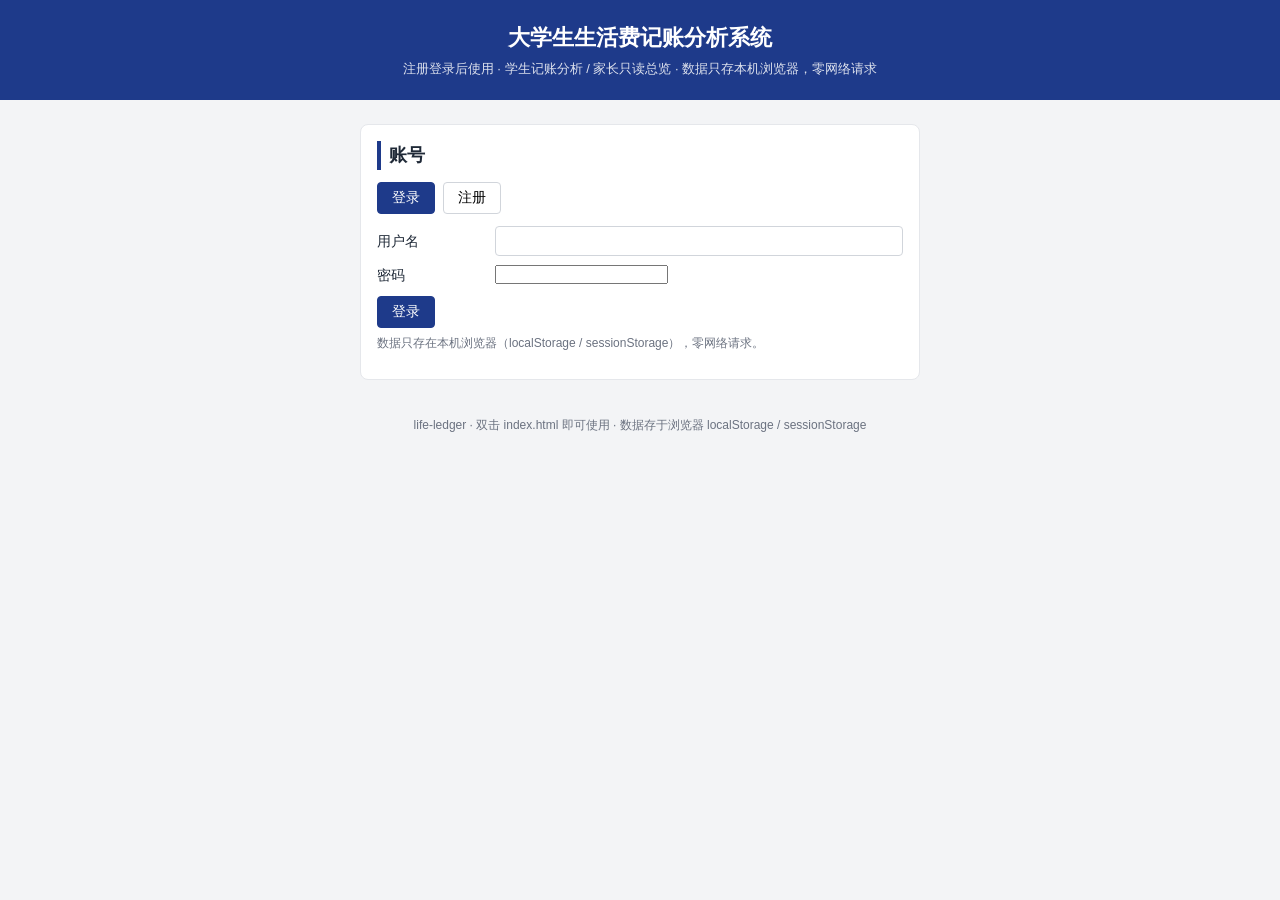
<file: index.html>
<!DOCTYPE html>
<html lang="zh-CN">
<head>
  <meta charset="UTF-8" />
  <meta name="viewport" content="width=device-width, initial-scale=1.0" />
  <title>大学生生活费记账分析系统</title>
  <link rel="stylesheet" href="css/style.css" />
</head>
<body>
  <header class="site-header">
    <h1>大学生生活费记账分析系统</h1>
    <p class="site-sub">注册登录后使用 · 学生记账分析 / 家长只读总览 · 数据只存本机浏览器，零网络请求</p>
  </header>

  <!-- 主容器：app.js 按登录态与角色整体渲染（登录注册 / 学生界面 / 家长引导页 / 家长只读视图）。
       家长视图通过"不渲染"保证 DOM 中无任何写入口，而非 display:none 隐藏。 -->
  <main id="app-main"></main>

  <footer class="site-footer">
    <p>life-ledger · 双击 index.html 即可使用 · 数据存于浏览器 localStorage / sessionStorage</p>
  </footer>

  <!-- 经典 script 按依赖顺序引入（file:// 直开，禁止 ES modules）：
       Chart.js → stats（统计纯函数）→ store（唯一存储访问）→ speech（语音）
       → auth（注册登录/哈希/邀请码/迁移决策）→ recommend（智能推荐）
       → insights（AI 洞察，依赖 stats）→ app（渲染入口） -->
  <script src="lib/chart.js"></script>
  <script src="js/stats.js"></script>
  <script src="js/store.js"></script>
  <script src="js/speech.js"></script>
  <script src="js/auth.js"></script>
  <script src="js/recommend.js"></script>
  <script src="js/insights.js"></script>
  <script src="js/app.js"></script>
</body>
</html>
</file>
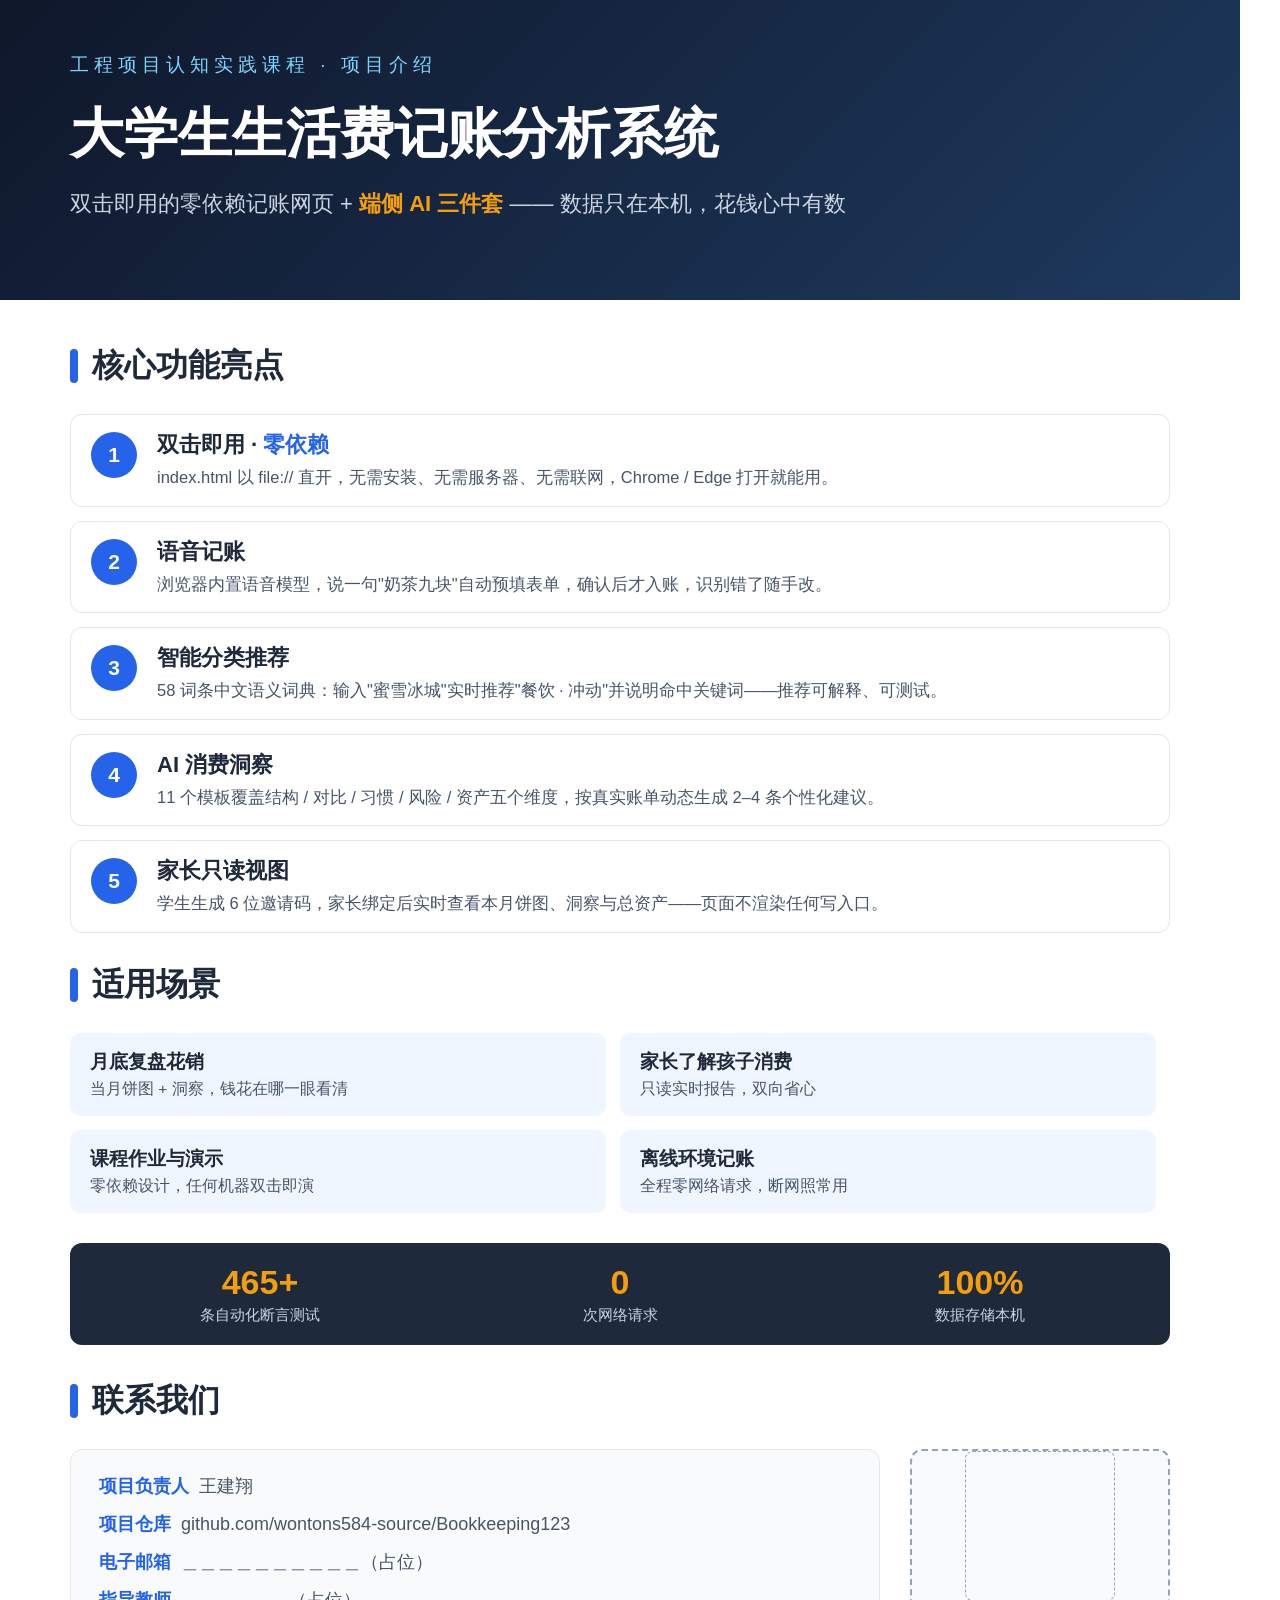
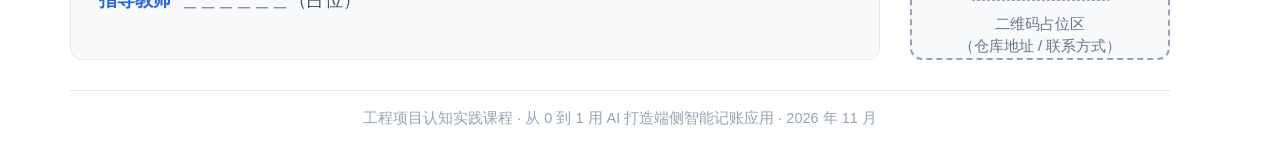
<file: docs/course-materials/项目海报.html>
<!DOCTYPE html>
<html lang="zh-CN">
<head>
<meta charset="UTF-8">
<title>大学生生活费记账分析系统 · 项目海报</title>
<style>
* { box-sizing: border-box; margin: 0; padding: 0; }
body { width: 1240px; height: 1754px; font-family: "Microsoft YaHei", sans-serif; background: #FFFFFF; color: #1E293B; overflow: hidden; }
.hero { width: 100%; height: 300px; background: linear-gradient(135deg, #0F172A 0%, #1E3A5F 100%); padding: 52px 70px; }
.hero .kicker { color: #7DD3FC; font-size: 19px; letter-spacing: 5px; margin-bottom: 20px; }
.hero h1 { color: #FFFFFF; font-size: 54px; font-weight: bold; margin-bottom: 18px; }
.hero .tagline { color: #CBD5E1; font-size: 22px; }
.hero .tagline b { color: #F59E0B; font-weight: bold; }
.wrap { padding: 44px 70px 0; }
.sec { display: flex; align-items: center; gap: 14px; margin-bottom: 26px; }
.sec .bar { width: 8px; height: 34px; background: #2563EB; border-radius: 4px; }
.sec h2 { font-size: 32px; font-weight: bold; color: #1E293B; }
.feat { display: flex; align-items: flex-start; gap: 20px; padding: 15px 20px; border: 1px solid #E5E7EB; border-radius: 12px; margin-bottom: 14px; background: #FFFFFF; }
.feat .num { min-width: 46px; height: 46px; background: #2563EB; color: #FFFFFF; border-radius: 50%; font-size: 21px; font-weight: bold; display: flex; align-items: center; justify-content: center; margin-top: 2px; }
.feat h3 { font-size: 22px; font-weight: bold; margin-bottom: 5px; }
.feat h3 span { color: #2563EB; }
.feat p { font-size: 16.5px; color: #475569; line-height: 1.55; }
.scene-grid { display: flex; flex-wrap: wrap; gap: 14px; }
.scene { width: 536px; background: #EFF6FF; border-radius: 10px; padding: 16px 20px; }
.scene b { font-size: 19px; color: #1E293B; display: block; margin-bottom: 4px; }
.scene span { font-size: 15.5px; color: #475569; }
.stats { display: flex; background: #1E293B; border-radius: 12px; margin: 30px 0 34px; padding: 20px 10px; }
.stat { flex: 1; text-align: center; color: #FFFFFF; }
.stat .v { font-size: 34px; font-weight: bold; color: #F59E0B; }
.stat .k { font-size: 15px; color: #CBD5E1; margin-top: 4px; }
.contact { display: flex; gap: 30px; }
.c-left { flex: 1; background: #F8FAFC; border: 1px solid #E5E7EB; border-radius: 12px; padding: 24px 28px; }
.c-left .row { font-size: 18px; color: #1E293B; margin-bottom: 14px; }
.c-left .row b { color: #2563EB; margin-right: 10px; }
.c-left .row span { color: #475569; }
.c-qr { width: 260px; border: 2px dashed #94A3B8; border-radius: 12px; display: flex; flex-direction: column; align-items: center; justify-content: center; background: #F8FAFC; }
.c-qr .box { width: 150px; height: 150px; border: 1.5px dashed #94A3B8; border-radius: 8px; margin-bottom: 12px; }
.c-qr p { font-size: 15px; color: #64748B; text-align: center; line-height: 1.5; }
.foot { margin-top: 30px; border-top: 1px solid #E5E7EB; padding-top: 18px; text-align: center; font-size: 14.5px; color: #94A3B8; }
</style>
</head>
<body>
<div class="hero">
  <div class="kicker">工程项目认知实践课程 · 项目介绍</div>
  <h1>大学生生活费记账分析系统</h1>
  <div class="tagline">双击即用的零依赖记账网页 + <b>端侧 AI 三件套</b> —— 数据只在本机，花钱心中有数</div>
</div>
<div class="wrap">
  <div class="sec"><div class="bar"></div><h2>核心功能亮点</h2></div>
  <div class="feat"><div class="num">1</div><div><h3>双击即用 · <span>零依赖</span></h3><p>index.html 以 file:// 直开，无需安装、无需服务器、无需联网，Chrome / Edge 打开就能用。</p></div></div>
  <div class="feat"><div class="num">2</div><div><h3>语音记账</h3><p>浏览器内置语音模型，说一句"奶茶九块"自动预填表单，确认后才入账，识别错了随手改。</p></div></div>
  <div class="feat"><div class="num">3</div><div><h3>智能分类推荐</h3><p>58 词条中文语义词典：输入"蜜雪冰城"实时推荐"餐饮 · 冲动"并说明命中关键词——推荐可解释、可测试。</p></div></div>
  <div class="feat"><div class="num">4</div><div><h3>AI 消费洞察</h3><p>11 个模板覆盖结构 / 对比 / 习惯 / 风险 / 资产五个维度，按真实账单动态生成 2–4 条个性化建议。</p></div></div>
  <div class="feat"><div class="num">5</div><div><h3>家长只读视图</h3><p>学生生成 6 位邀请码，家长绑定后实时查看本月饼图、洞察与总资产——页面不渲染任何写入口。</p></div></div>
  <div class="sec" style="margin-top:30px;"><div class="bar"></div><h2>适用场景</h2></div>
  <div class="scene-grid">
    <div class="scene"><b>月底复盘花销</b><span>当月饼图 + 洞察，钱花在哪一眼看清</span></div>
    <div class="scene"><b>家长了解孩子消费</b><span>只读实时报告，双向省心</span></div>
    <div class="scene"><b>课程作业与演示</b><span>零依赖设计，任何机器双击即演</span></div>
    <div class="scene"><b>离线环境记账</b><span>全程零网络请求，断网照常用</span></div>
  </div>
  <div class="stats">
    <div class="stat"><div class="v">465+</div><div class="k">条自动化断言测试</div></div>
    <div class="stat"><div class="v">0</div><div class="k">次网络请求</div></div>
    <div class="stat"><div class="v">100%</div><div class="k">数据存储本机</div></div>
  </div>
  <div class="sec"><div class="bar"></div><h2>联系我们</h2></div>
  <div class="contact">
    <div class="c-left">
      <div class="row"><b>项目负责人</b><span>王建翔</span></div>
      <div class="row"><b>项目仓库</b><span>github.com/wontons584-source/Bookkeeping123</span></div>
      <div class="row"><b>电子邮箱</b><span>＿＿＿＿＿＿＿＿＿＿（占位）</span></div>
      <div class="row"><b>指导教师</b><span>＿＿＿＿＿＿（占位）</span></div>
    </div>
    <div class="c-qr">
      <div class="box"></div>
      <p>二维码占位区<br>（仓库地址 / 联系方式）</p>
    </div>
  </div>
  <div class="foot">工程项目认知实践课程 · 从 0 到 1 用 AI 打造端侧智能记账应用 · 2026 年 11 月</div>
</div>
</body>
</html>
</file>
<file: css/style.css>
/* style.css —— 简洁清晰优先（十节取舍表：界面好看让位于能跑） */

* {
  box-sizing: border-box;
  margin: 0;
  padding: 0;
}

body {
  font-family: "Microsoft YaHei", "PingFang SC", Arial, sans-serif;
  background: #f3f4f6;
  color: #1f2937;
  line-height: 1.6;
}

.site-header {
  background: #1e3a8a;
  color: #fff;
  padding: 20px 16px;
  text-align: center;
}

.site-header h1 {
  font-size: 22px;
}

.site-sub {
  font-size: 13px;
  opacity: 0.85;
  margin-top: 4px;
}

main {
  max-width: 960px;
  margin: 16px auto;
  padding: 0 12px;
}

.card {
  background: #fff;
  border: 1px solid #e5e7eb;
  border-radius: 8px;
  padding: 16px;
  margin-bottom: 16px;
}

.card h2 {
  font-size: 18px;
  border-left: 4px solid #1e3a8a;
  padding-left: 8px;
  margin-bottom: 12px;
}

.card h3 {
  font-size: 15px;
  margin-bottom: 8px;
}

.scope-note,
.site-footer p {
  font-size: 12px;
  color: #6b7280;
}

.scope-note {
  margin-bottom: 10px;
}

/* 表单 */
.form-row {
  display: flex;
  align-items: center;
  gap: 8px;
  margin-bottom: 8px;
  flex-wrap: wrap;
}

.form-row label,
.label-text {
  width: 110px;
  font-size: 14px;
  flex-shrink: 0;
}

.form-row input[type="text"],
.form-row input[type="number"],
.form-row input[type="date"],
.form-row select {
  flex: 1;
  min-width: 180px;
  padding: 6px 8px;
  border: 1px solid #d1d5db;
  border-radius: 4px;
  font-size: 14px;
}

.radio-label {
  font-size: 14px;
  margin-right: 12px;
}

.form-actions {
  margin: 10px 0 6px;
  display: flex;
  gap: 8px;
  flex-wrap: wrap;
}

button {
  padding: 6px 14px;
  border: 1px solid #d1d5db;
  border-radius: 4px;
  background: #fff;
  font-size: 14px;
  cursor: pointer;
}

button:hover {
  background: #f9fafb;
}

.btn-primary {
  background: #1e3a8a;
  border-color: #1e3a8a;
  color: #fff;
}

.btn-primary:hover {
  background: #1e40af;
}

/* 提示文案 */
.tip {
  font-size: 13px;
  padding: 6px 8px;
  border-radius: 4px;
  margin-top: 6px;
}

.tip.error {
  background: #fef2f2;
  color: #b91c1c;
  border: 1px solid #fecaca;
}

.tip.info {
  background: #eff6ff;
  color: #1d4ed8;
  border: 1px solid #bfdbfe;
}

/* 账单列表 */
.list-total {
  font-size: 13px;
  color: #374151;
  background: #f9fafb;
  border: 1px dashed #d1d5db;
  border-radius: 4px;
  padding: 6px 8px;
  margin-bottom: 10px;
}

.bill-list,
.account-list,
.advice-list {
  list-style: none;
}

.bill-item {
  display: flex;
  align-items: center;
  gap: 8px;
  flex-wrap: wrap;
  padding: 8px 4px;
  border-bottom: 1px solid #f3f4f6;
  font-size: 14px;
}

.bill-date {
  color: #6b7280;
  font-size: 13px;
}

.bill-category {
  background: #eef2ff;
  color: #3730a3;
  border-radius: 3px;
  padding: 1px 6px;
  font-size: 12px;
}

.bill-tag {
  border-radius: 3px;
  padding: 1px 6px;
  font-size: 12px;
}

.tag-rigid {
  background: #ecfdf5;
  color: #047857;
}

.tag-impulsive {
  background: #fff7ed;
  color: #c2410c;
}

.bill-merchant {
  font-weight: bold;
}

.bill-note {
  color: #6b7280;
  font-size: 13px;
  flex: 1;
}

.bill-amount {
  font-weight: bold;
  color: #b91c1c;
}

.empty {
  color: #9ca3af;
  font-size: 14px;
  padding: 10px 4px;
}

/* 统计区 */
.stats-grid {
  display: flex;
  gap: 16px;
  flex-wrap: wrap;
}

.stats-left,
.stats-right {
  flex: 1;
  min-width: 280px;
}

.month-total {
  font-size: 14px;
  margin-bottom: 8px;
}

.month-total strong {
  color: #b91c1c;
  font-size: 18px;
}

.pie-wrap {
  max-width: 360px;
}

#pie-empty {
  color: #9ca3af;
}

.advice-list li {
  background: #fffbeb;
  border: 1px solid #fde68a;
  border-radius: 4px;
  padding: 8px 10px;
  font-size: 14px;
  margin-bottom: 8px;
}

/* 账户区 */
.total-assets {
  font-size: 14px;
  margin-bottom: 10px;
}

.total-assets strong {
  color: #047857;
  font-size: 20px;
}

.account-item {
  display: flex;
  align-items: center;
  gap: 8px;
  flex-wrap: wrap;
  padding: 8px 4px;
  border-bottom: 1px solid #f3f4f6;
  font-size: 14px;
}

.acc-name {
  font-weight: bold;
  min-width: 80px;
}

.acc-balance {
  color: #047857;
  font-weight: bold;
  min-width: 90px;
}

.acc-balance-input {
  width: 140px;
  padding: 4px 8px;
  border: 1px solid #d1d5db;
  border-radius: 4px;
  font-size: 13px;
}

.site-footer {
  text-align: center;
  padding: 12px;
}

/* ===== v2 新增样式 ===== */

/* 视图头部（欢迎/家长视图标题 + 退出登录） */
.view-head {
  display: flex;
  justify-content: space-between;
  align-items: center;
  gap: 8px;
  flex-wrap: wrap;
  margin-bottom: 8px;
}

.view-head h2 {
  border-left: 4px solid #1e3a8a;
  padding-left: 8px;
  font-size: 18px;
}

/* 登录 / 注册页 */
.auth-card {
  max-width: 560px;
  margin: 24px auto;
}

.auth-tabs {
  display: flex;
  gap: 8px;
  margin-bottom: 12px;
}

.auth-tabs button.active {
  background: #1e3a8a;
  border-color: #1e3a8a;
  color: #fff;
}

/* 邀请码展示 */
.invite-code {
  font-size: 20px;
  letter-spacing: 4px;
  color: #b91c1c;
}

#invite-section p {
  font-size: 14px;
  margin: 6px 0;
}

#invite-section button {
  margin-right: 8px;
}

/* 智能分类推荐卡（T22–T24：只动表单，永不直接落库） */
.recommend-card {
  background: #ecfdf5;
  border: 1px solid #a7f3d0;
  color: #065f46;
  border-radius: 4px;
  padding: 8px 10px;
  font-size: 14px;
  margin-top: 8px;
}

.recommend-card button {
  margin-left: 6px;
  font-size: 13px;
  padding: 3px 10px;
}
</file>
